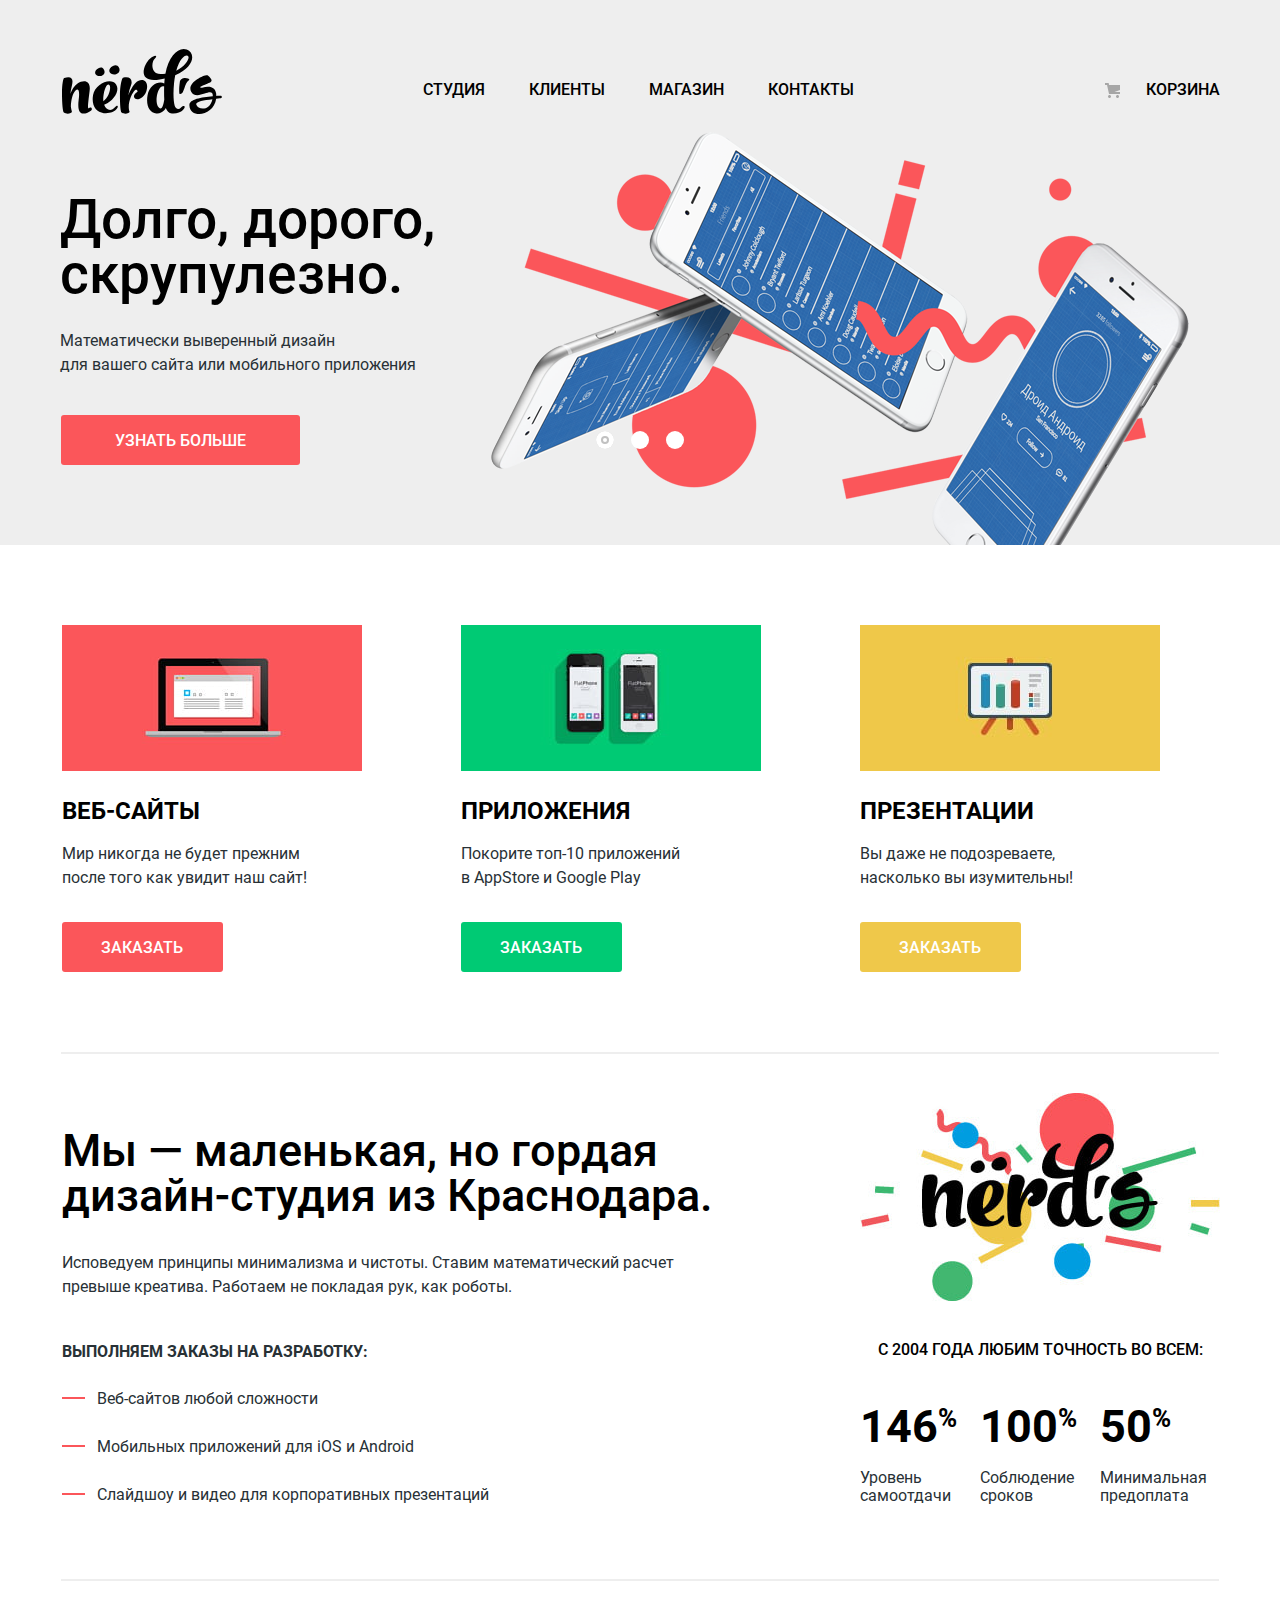
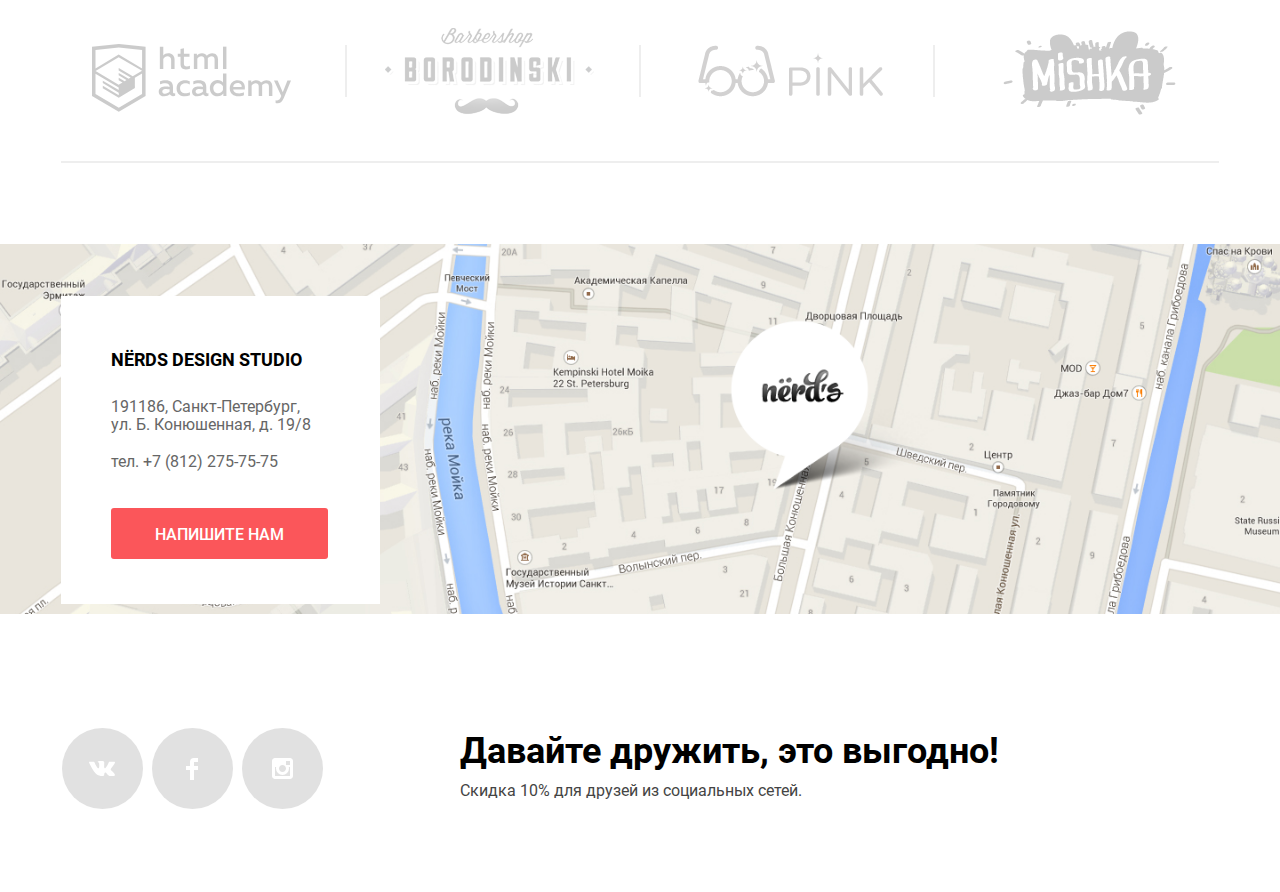
<file: index.html>
<!DOCTYPE html>
<html class="page" lang="ru">
  <head>
    <meta charset="utf-8" />
    <title>HTML Academy: Нёрдс</title>
    <link href="css/normalize.css" rel="stylesheet" />
    <link href="css/style.min.css" rel="stylesheet" />
    <link rel="icon" href="favicon.icon" type="image/svg" />
    <link rel="apple-touch-icon" href="favicon/180.png" />
    <link rel="manifest" href="manifest.webmanifest" />
  </head>
  <body class="page-body">
    <header class="main-header">
      <nav class="main-navigation">
        <div class="main-navigation-wrapper">
          <a class="main-header-logo">
            <img
              src="img/nerds-logo-header.svg"
              width="160"
              height="65"
              alt="Логотип «Nerds»"
            />
          </a>

          <ul class="site-navigation">
            <li class="site-navigation-item">
              <a href="blank.html">Студия</a>
            </li>
            <li class="site-navigation-item">
              <a href="blank.html">Клиенты</a>
            </li>
            <li class="site-navigation-item">
              <a href="catalog.html">Магазин</a>
            </li>
            <li class="site-navigation-item">
              <a href="blank.html">Контакты</a>
            </li>
          </ul>

          <div class="user-busket">
            <a class="basket" href="blank.html">Корзина</a>
          </div>
        </div>
      </nav>
    </header>

    <main>
      <h1 class="hidden">Интернет магазин «Nerds»</h1>
      <section class="features">
        <h2 class="hidden">Преимущества</h2>
        <div class="container">
          <div class="slide slide-active">
            <div>
              <p class="feature-item">
                Долго, дорого,<br />
                скрупулезно.
              </p>
              <p class="benefits-item">
                Математически выверенный дизайн<br />
                для вашего сайта или мобильного приложения
              </p>
              <a class="button more" href="blank.html">Узнать больше</a>
            </div>
            <img
              class="slide1-image"
              src="img/slider/nerds-slide1.png"
              width="760"
              height="431"
              alt="Слайд первый - телефоны"
            />
          </div>
          <div class="slide">
            <div>
              <p class="feature-item">
                Любим математику <br />
                как никто другой
              </p>
              <p class="benefits-item">
                Никакого креатива, только математические формулы <br />
                для расчета идеальных пропорций
              </p>
              <a class="button more" href="blank.html">Узнать больше</a>
            </div>
            <img
              src="img/slider/nerds-slide2.png"
              width="760"
              height="431"
              alt="Слайд второй - мониторы"
            />
          </div>
          <div class="slide">
            <div>
              <p class="feature-item">
                Только ночь,<br />
                только хардкор
              </p>
              <p class="benefits-item">
                Работать днем, как все? Мы против этого.<br />
                Ближе к полуночи работа только начинается.
              </p>
              <a class="button more" href="blank.html">Узнать больше</a>
            </div>
            <img
              src="img/slider/nerds-slide3.png"
              width="760"
              height="431"
              alt="Слайд тертий - планшет и телефон"
            />
          </div>
          <div class="slider-controls">
            <button
              type="button"
              name="but-1"
              class="slider-button current"
              aria-label="Первый слайд"
            ></button>
            <button
              type="button"
              name="but-2"
              class="slider-button"
              aria-label="Второй слайд"
            ></button>
            <button
              type="button"
              name="but-3"
              class="slider-button"
              aria-label="Третий слайд"
            ></button>
          </div>
        </div>
      </section>
      <section class="container services">
        <h2 class="hidden">Услуги</h2>
        <ul class="services-list">
          <li class="services-item">
            <img
              class="services-image"
              src="img/service/website.jpg"
              width="300"
              height="146"
              alt="Картинка Веб-сайтов"
            />
            <h3 class="services-title">Веб-сайты</h3>
            <p class="services-text">
              Мир никогда не будет прежним<br />
              после того как увидит наш сайт!
            </p>
            <a class="button button-services button-website" href="blank.html">
              Заказать
            </a>
          </li>
          <li class="services-item">
            <img
              class="services-image"
              src="img/service/application.jpg"
              width="300"
              height="146"
              alt="Картинка - Приложения AppStore и Google Play"
            />
            <h3 class="services-title">Приложения</h3>
            <p class="services-text">
              Покорите топ-10 приложений<br />
              в AppStore и Google Play
            </p>
            <a
              class="button button-services button-application"
              href="blank.html"
            >
              Заказать
            </a>
          </li>
          <li class="services-item">
            <img
              class="services-image"
              src="img/service/presentation.jpg"
              width="300"
              height="146"
              alt="Картинка - Презентации"
            />
            <h3 class="services-title">Презентации</h3>
            <p class="services-text">
              Вы даже не подозреваете,<br />
              насколько вы изумительны!
            </p>
            <a
              class="button button-services button-presentation"
              href="blank.html"
            >
              Заказать
            </a>
          </li>
        </ul>
      </section>
      <hr class="hr-line" />
      <section class="container about-us">
        <h2 class="hidden">О нас</h2>
        <div>
          <p class="about-us-title">
            Мы &#8212; маленькая, но гордая<br />
            дизайн-студия из Краснодара.
          </p>
          <p class="about-us-text">
            Исповедуем принципы минимализма и чистоты. Ставим математический
            расчет<br />
            превыше креатива. Работаем не покладая рук, как роботы.
          </p>
          <p class="about-us-content">Выполняем заказы на разработку:</p>
          <ul class="about-us-list">
            <li class="about-us-item">Веб-сайтов любой сложности</li>
            <li class="about-us-item">
              Мобильных приложений для iOS и Android
            </li>
            <li class="about-us-item">
              Слайдшоу и видео для корпоративных презентаций
            </li>
          </ul>
        </div>
        <div class="about-us-stats">
          <img
            class="nerds-illustration"
            src="img/nerds-illustration.jpg"
            width="360"
            height="208"
            alt="Иллюстрация «Nerds»"
          />
          <p class="about-us-benefit">с 2004 года Любим точность во всем:</p>
          <ul class="benefit-list">
            <li class="benefit-item">
              <p class="benefit-number">146<span class="percent">%</span></p>
              <p class="benefit-text">
                Уровень<br />
                самоотдачи
              </p>
            </li>
            <li>
              <p class="benefit-number">100<span class="percent">%</span></p>
              <p class="benefit-text">
                Соблюдение<br />
                сроков
              </p>
            </li>
            <li>
              <p class="benefit-number">50<span class="percent">%</span></p>
              <p class="benefit-text">
                Минимальная<br />
                предоплата
              </p>
            </li>
          </ul>
        </div>
      </section>
      <hr class="hr-line" />

      <section class="container">
        <h2 class="hidden">Наши клиенты</h2>
        <ul class="clients-list">
          <li class="clients-items">
            <a
              href="https://htmlacademy.ru/intensive/htmlcss"
              class="clients-logo logo-htmlacademy"
              ><img
                src="img/clients/logohtmlacademy.svg"
                width="199"
                height="68"
                alt="Клиент «HTMLacademy»"
            /></a>
          </li>
          <li class="clients-items">
            <a href="#" class="clients-logo logo-barber"
              ><img
                src="img/clients/logoborodinski.png"
                width="209"
                height="90"
                alt="Клиент «Барбершоп Бородинский»"
            /></a>
          </li>
          <li class="clients-items">
            <a href="#" class="clients-logo logo-pink"
              ><img
                src="img/clients/logopink.png"
                width="185"
                height="52"
                alt="Клиент «Pink»"
            /></a>
          </li>
          <li class="clients-items">
            <a href="#" class="clients-logo logo-mishka"
              ><img
                src="img/clients/logomiska.png"
                width="173"
                height="84"
                alt="Клиент «Mishka»"
            /></a>
          </li>
        </ul>
      </section>
      <hr class="hr-line" />
    </main>
    <footer class="main-footer">
      <section class="map">
        <h2 class="hidden">Карта</h2>
        <iframe
          class="map-frame"
          src="https://www.google.com/maps/embed?pb=!1m18!1m12!1m3!1d1998.6037872533216!2d30.320858716006118!3d59.93871648187625!2m3!1f0!2f0!3f0!3m2!1i1024!2i768!4f13.1!3m3!1m2!1s0x4696310fca145cc1%3A0x42b32648d8238007!2z0JHQvtC70YzRiNCw0Y8g0JrQvtC90Y7RiNC10L3QvdCw0Y8g0YPQuy4sIDE5LzgsINCh0LDQvdC60YIt0J_QtdGC0LXRgNCx0YPRgNCzLCDQoNC-0YHRgdC40Y8sIDE5MTE4Ng!5e0!3m2!1sru!2sby!4v1613902500053!5m2!1sru!2sby"
          height="416"
          style="border: 0"
          allowfullscreen
          title="Офис компании по адресу ул. Большая Конюшенная 19/8, Санкт-Петербург"
        ></iframe>
        <img
          class="map-image"
          src="img/footer/map.png"
          width="1440"
          height="416"
          alt="Офис компании по адресу ул. Большая Конюшенная 19/8, Санкт-Петербург"
        />
        <div class="container">
          <div class="footer-form">
            <p class="adress-title">NЁRDS DESIGN STUDIO</p>
            <p class="adress-contacts">
              191186, Санкт-Петербург,<br />
              ул. Б. Конюшенная, д. 19/8
            </p>
            <p class="adress-phone">
              тел.
              <a class="contacts-phone" href="tel:+78126660266"
                >+7 (812) 275-75-75</a
              >
            </p>
            <a href="form.html" class="button contacts-button">Напишите нам</a>
          </div>
        </div>
      </section>
      <div class="footer container">
        <ul class="contacts-list">
          <li>
            <a class="social-button" href="#" aria-label="Вконтакте"
              ><svg
                aria-hidden="true"
                focusable="false"
                class="contacts-image"
                width="27"
                height="15"
                fill="none"
                xmlns="http://www.w3.org/2000/svg"
              >
                <path
                  d="M16.138 11.51c.956-.309 2.18 2.04 3.483 2.939.978.681 1.727.534 1.727.534l3.473-.05s1.815-.112.957-1.554c-.071-.12-.503-1.069-2.585-3.022-2.177-2.043-1.882-1.712.739-5.244 1.597-2.153 2.236-3.468 2.036-4.028-.192-.539-1.365-.399-1.365-.399L20.69.713c-.381.001-.704.119-.851.515-.003.004-.621 1.666-1.445 3.079-1.741 2.989-2.436 3.148-2.724 2.961-.661-.433-.494-1.737-.494-2.664 0-2.897.432-4.105-.846-4.417-.427-.104-.739-.172-1.828-.182-1.392-.021-2.574 0-3.244.329-.445.223-.786.712-.579.74.26.035.843.16 1.155.586.401.552.389 1.789.389 1.789s.229 3.411-.54 3.834c-.528.29-1.25-.302-2.803-3.016-.793-1.388-1.392-2.922-1.392-2.922s-.116-.285-.326-.441c-.25-.185-.6-.244-.6-.244L.848.684S.29.7.085.946c-.182.218-.015.668-.015.668s2.909 6.881 6.203 10.347c3.02 3.182 6.452 2.971 6.452 2.971h1.555s.469-.054.709-.312c.224-.24.214-.691.214-.691s-.031-2.109.935-2.419z"
                  fill="#fff"
                />
              </svg>
            </a>
          </li>
          <li>
            <a class="social-button" href="#" aria-label="Фейсбук"
              ><svg
                aria-hidden="true"
                focusable="false"
                class="contacts-image"
                width="12"
                height="22"
                fill="none"
                xmlns="http://www.w3.org/2000/svg"
              >
                <path
                  d="M12 4V0H8a4 4 0 00-4 4v4H0v4h4v10h4V12h4V8H8V4h4z"
                  fill="#fff"
                />
              </svg>
            </a>
          </li>
          <li>
            <a class="social-button" href="#" aria-label="Инстаграмм"
              ><svg
                aria-hidden="true"
                focusable="false"
                class="contacts-image"
                width="21"
                height="21"
                fill="none"
                xmlns="http://www.w3.org/2000/svg"
              >
                <path
                  fill-rule="evenodd"
                  clip-rule="evenodd"
                  d="M3 0h15c1.65 0 3 1.35 3 3v15c0 1.65-1.35 3-3 3H3c-1.65 0-3-1.35-3-3V3c0-1.65 1.35-3 3-3zm11 10.5C14 8.57 12.43 7 10.5 7S7 8.57 7 10.5 8.57 14 10.5 14s3.5-1.57 3.5-3.5zM3 18V9h1.181c-.118.491-.18.995-.181 1.5a6.5 6.5 0 1013 0 6.451 6.451 0 00-.181-1.5H18v9H3zM14 7h4V3h-4v4z"
                  fill="#fff"
                />
              </svg>
            </a>
          </li>
        </ul>

        <div class="footer-text">
          <p class="footer-p footer-title">Давайте дружить, это выгодно!</p>
          <p class="footer-p footer-sale">
            Скидка 10% для друзей из социальных сетей.
          </p>
        </div>
      </div>
    </footer>
    <!-- <div class="container"> -->
    <section class="modal">
      <h2 class="hidden">Напишите нам</h2>
      <p class="modal-title">Напишите нам</p>
      <button class="modal-close" type="button" aria-label="Закрыть"></button>
      <form
        class="appointment-form"
        action="https://echo.htmlacademy.ru"
        method="post"
      >
        <div class="appointment-item">
          <label class="modal-p" for="name">Ваше имя:</label>
          <input
            class="modal-input-name"
            id="name"
            type="text"
            name="name"
            placeholder="Имя Фамилия"
          />
        </div>
        <div class="appointment-item">
          <label class="modal-p" for="email">Ваш email:</label>
          <input
            class="modal-input-email"
            id="email"
            type="email"
            name="email"
            placeholder="email@example.com"
          />
        </div>
        <div class="appointment-item appointment-form-textarea">
          <label class="modal-p" for="text">Текст письма:</label>
          <textarea
            class="modal-input-text"
            id="text"
            name="text"
            placeholder="В свободной форме"
          ></textarea>
        </div>
        <button class="button modal-button" type="submit">Отправить</button>
      </form>
    </section>

    <script src="js/modal.min.js"></script>
  </body>
</html>
</file>
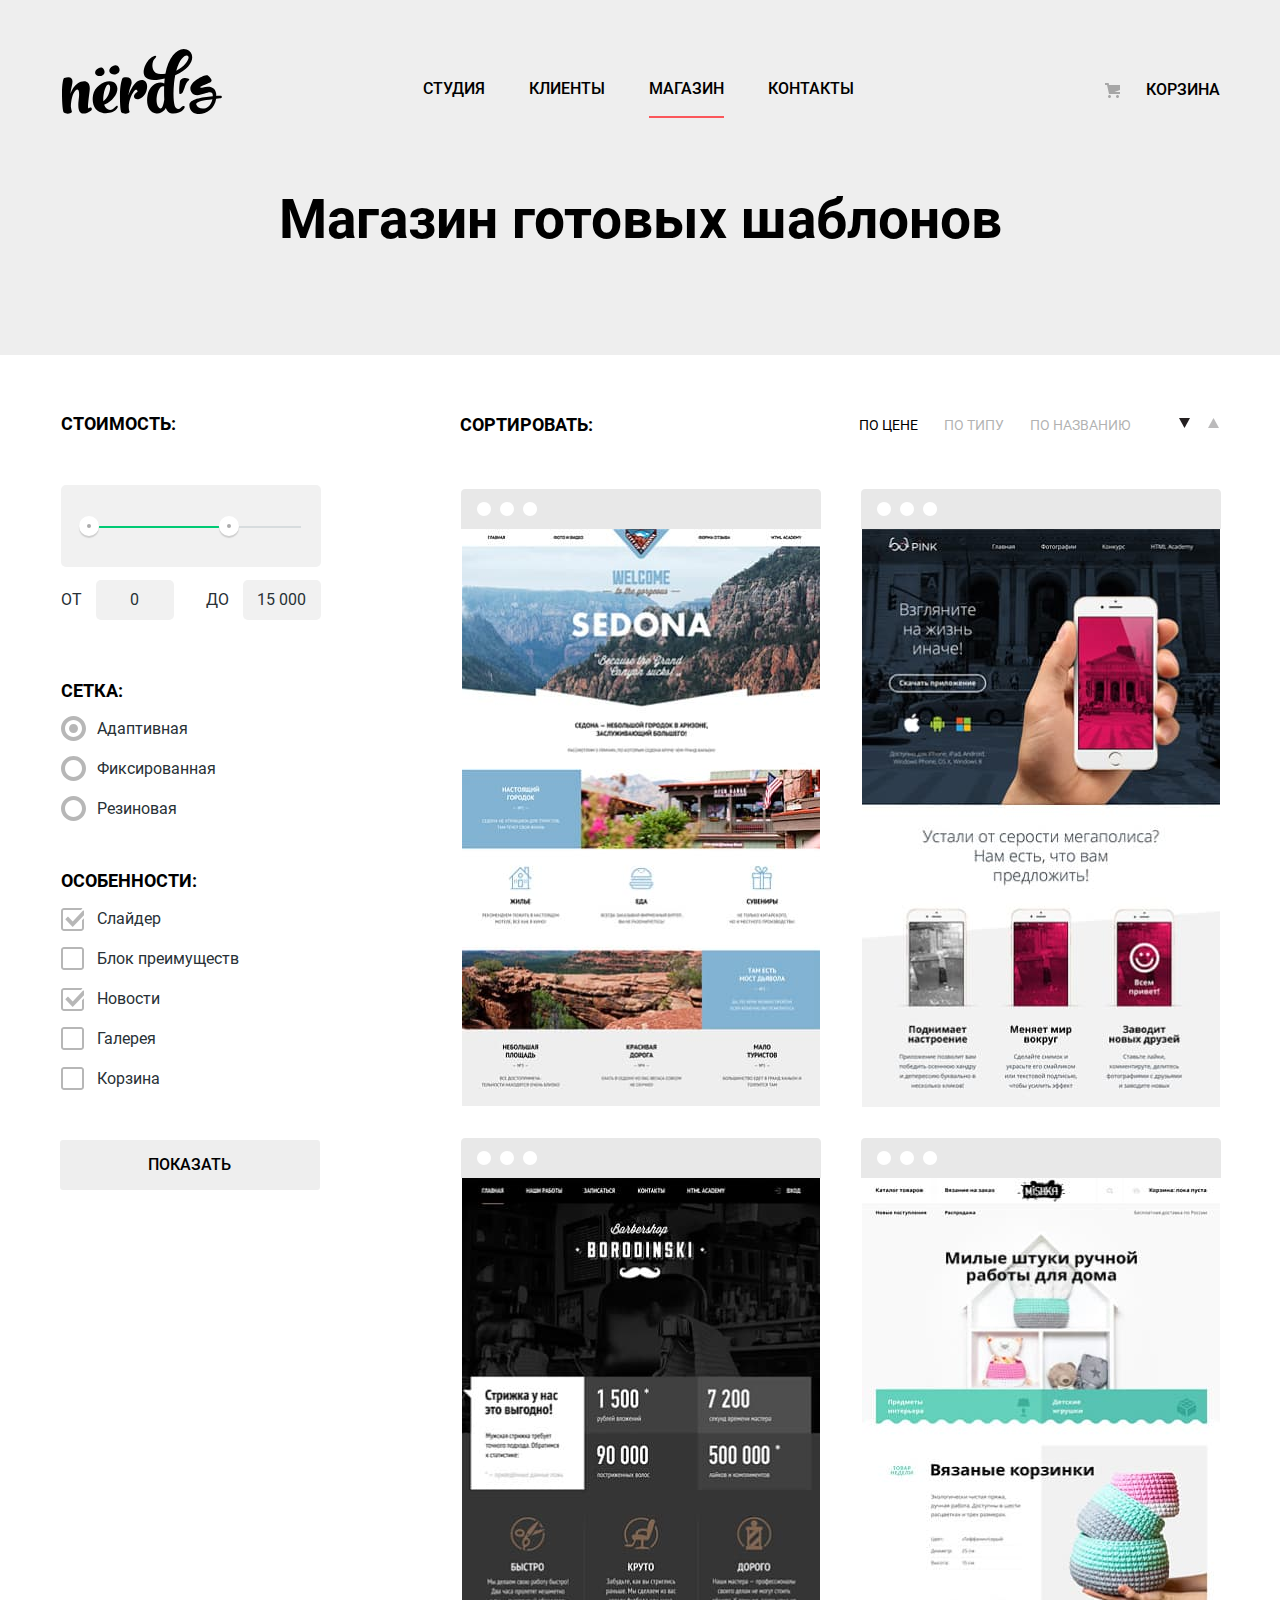
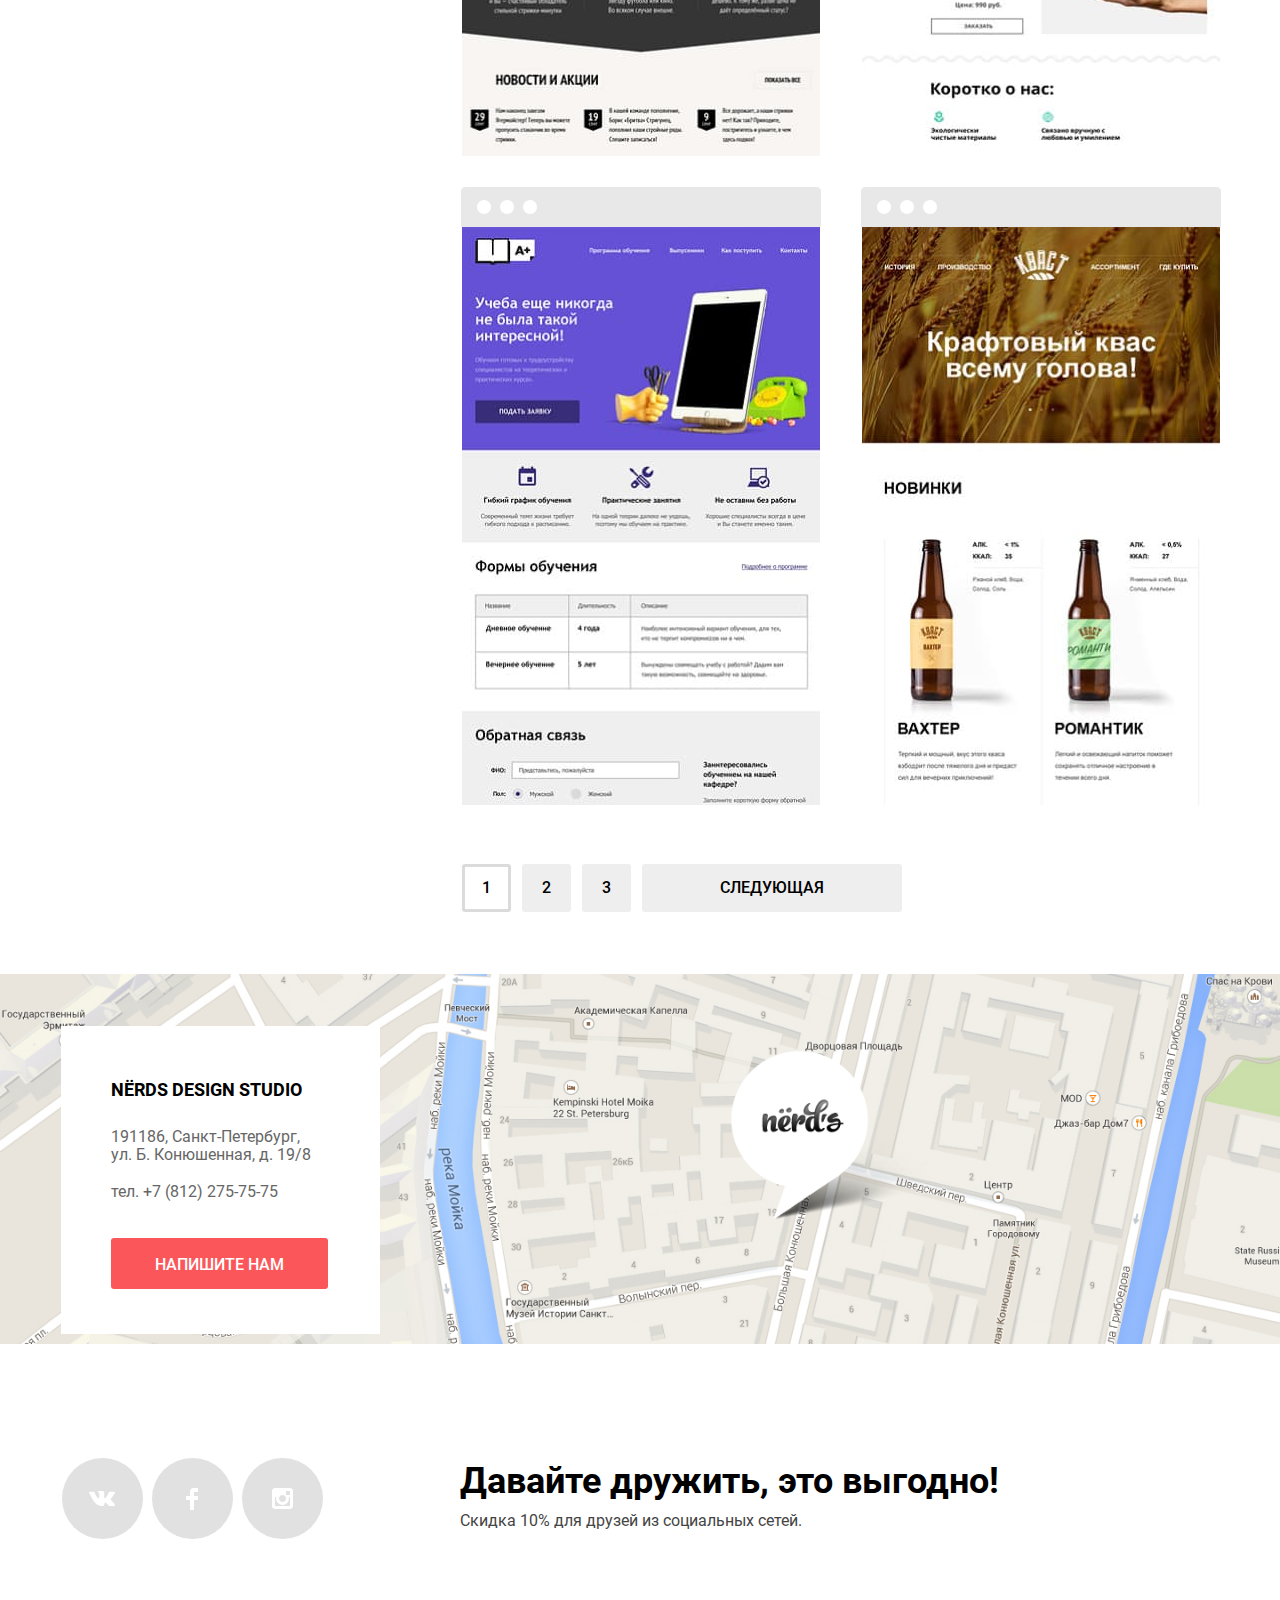
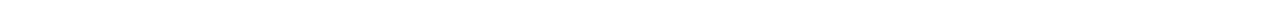
<file: catalog.html>
<!DOCTYPE html>
<html class="page" lang="ru">
  <head>
    <meta charset="utf-8" />
    <title>HTML Academy: Нёрдс</title>
    <link href="css/normalize.css" rel="stylesheet" />
    <link href="css/style.min.css" rel="stylesheet" />
    <link rel="icon" href="favicon.icon" />
  </head>
  <body class="page-body inner-page">
    <header class="main-header">
      <nav class="main-navigation">
        <div class="main-navigation-wrapper main-navigation-wrapper-catalog">
          <a class="main-header-logo" href="index.html">
            <img
              src="img/nerds-logo-header.svg"
              width="160"
              height="65"
              alt="Логотип «Nerds»"
            />
          </a>
          <ul class="site-navigation">
            <li class="site-navigation-item">
              <a href="blank.html">Студия</a>
            </li>
            <li class="site-navigation-item">
              <a href="blank.html">Клиенты</a>
            </li>
            <li class="site-navigation-item site-navigation-item-active">
              <a href="catalog.html">Магазин</a>
            </li>
            <li class="site-navigation-item">
              <a href="blank.html">Контакты</a>
            </li>
          </ul>
          <div class="user-busket">
            <a class="basket" href="blank.html">Корзина</a>
          </div>
        </div>
      </nav>
    </header>
    <main>
      <h1 class="page-title">Магазин готовых шаблонов</h1>
      <div class="page-catalog container">
        <section class="filters">
          <h2 class="hidden">Фильтр</h2>
          <form
            class="filter"
            method="get"
            action="https://echo.htmlacademy.ru"
            target="_blank"
          >
            <!-- Range -->
            <fieldset class="filter-item">
              <legend>Стоимость:</legend>
              <div class="range-filter">
                <div class="range-controls">
                  <div class="scale">
                    <div class="bar" style="width: 65%; margin-left: 0%"></div>
                  </div>
                  <div
                    class="toggle toggle-min"
                    tabindex="0"
                    style="left: 7%"
                    aria-label="Минимальная стоимость"
                  ></div>
                  <div
                    class="toggle toggle-max"
                    tabindex="0"
                    style="left: 61%"
                    aria-label="Максимальная стоимость"
                  ></div>
                </div>
                <div class="price-controls">
                  <label>
                    от <input type="text" name="min-price" value="0" />
                  </label>
                  <label class="max-price">
                    до <input type="text" name="max-price" value="15 000" />
                  </label>
                </div>
              </div>
            </fieldset>
            <!-- Filter-radio -->
            <fieldset>
              <legend>Сетка:</legend>
              <ul>
                <li class="filter-option">
                  <input
                    class="hidden filter-input-radio"
                    type="radio"
                    name="grid-group"
                    value="adaptive"
                    id="filter-adaptive"
                    checked
                  />
                  <label for="filter-adaptive">Адаптивная</label>
                </li>
                <li class="filter-option">
                  <input
                    class="hidden filter-input-radio"
                    type="radio"
                    name="grid-group"
                    value="fixed"
                    id="filter-fixed"
                  />
                  <label for="filter-fixed">Фиксированная</label>
                </li>
                <li class="filter-option">
                  <input
                    class="hidden filter-input-radio"
                    type="radio"
                    name="grid-group"
                    value="rubber"
                    id="filter-rubber"
                  />
                  <label for="filter-rubber">Резиновая</label>
                </li>
              </ul>
            </fieldset>
            <!-- Filter-checkbox -->
            <fieldset>
              <legend>Особенности:</legend>
              <ul>
                <li class="filter-option">
                  <input
                    class="hidden filter-input-checkbox"
                    type="checkbox"
                    name="slider"
                    id="filter-slider"
                    checked
                  />
                  <label for="filter-slider">Слайдер</label>
                </li>
                <li class="filter-option">
                  <input
                    class="hidden filter-input-checkbox"
                    type="checkbox"
                    name="advantages"
                    id="filter-advantages"
                  />
                  <label for="filter-advantages">Блок преимуществ</label>
                </li>
                <li class="filter-option">
                  <input
                    class="hidden filter-input-checkbox"
                    type="checkbox"
                    name="news"
                    id="filter-news"
                    checked
                  />
                  <label for="filter-news">Новости</label>
                </li>
                <li class="filter-option">
                  <input
                    class="hidden filter-input-checkbox"
                    type="checkbox"
                    name="gallery"
                    id="filter-gallery"
                  />
                  <label for="filter-gallery">Галерея</label>
                </li>
                <li class="filter-option">
                  <input
                    class="hidden filter-input-checkbox"
                    type="checkbox"
                    name="basket"
                    id="filter-basket"
                  />
                  <label for="filter-basket">Корзина</label>
                </li>
              </ul>
            </fieldset>
            <button type="submit" class="button button-filter">Показать</button>
          </form>
        </section>
        <div>
          <section class="sort">
            <h2 class="hidden">Сортировка</h2>
            <p class="sort-title">Сортировать:</p>
            <a class="sort-item sort-item-active" href="#">По цене</a>
            <a class="sort-item" href="#">По типу</a>
            <a class="sort-item" href="#">По названию</a>
            <a
              class="sort-item-button sort-item-active"
              href="#"
              aria-label="Сортировать по убыванию"
            >
              <svg
                class="sort-item-active"
                width="11"
                height="10"
                viewBox="0 0 11 10"
                fill="none"
                xmlns="http://www.w3.org/2000/svg"
              >
                <path d="M5.5 10L0 0H11" fill="#231F20" />
              </svg>
            </a>
            <a
              class="sort-item-button"
              href="#"
              aria-label="Сортировать по возрастанию"
            >
              <svg
                class="button-top"
                width="11"
                height="10"
                viewBox="0 0 11 10"
                fill="none"
                xmlns="http://www.w3.org/2000/svg"
              >
                <path d="M5.5 0L0 10H11L5.5 0Z" fill="#231F20" />
              </svg>
            </a>
          </section>
          <section class="catalog">
            <h2 class="hidden">Каталог</h2>
            <ul class="catalog-list">
              <li class="catalog-items">
                <h3 class="hidden">SEDONA</h3>
                <p class="catalog-images">
                  <img
                    src="img/sedona.jpg"
                    width="359"
                    height="578"
                    alt="Седона"
                  />
                </p>

                <div class="form-about">
                  <a href="blank.html" class="form-title">SEDONA</a>
                  <p class="form-text">
                    Информационный сайт<br />
                    для туристов
                  </p>
                  <a href="blank.html" class="button form-button"> 9 900 ₽ </a>
                </div>
              </li>
              <li class="catalog-items">
                <h3 class="hidden">Pink</h3>
                <p class="catalog-images">
                  <img
                    src="img/pink.jpg"
                    width="359"
                    height="578"
                    alt="Пинк"
                  />
                </p>

                <div class="form-about">
                  <a href="blank.html" class="form-title">Pink</a>
                  <p class="form-text">
                    Информационный сайт<br />
                    для туристов
                  </p>
                  <a href="blank.html" class="button form-button"> 9 900 ₽ </a>
                </div>
              </li>
              <li class="catalog-items">
                <h3 class="hidden">Barbershop</h3>
                <p class="catalog-images">
                  <img
                    src="img/barbershop.jpg"
                    width="359"
                    height="578"
                    alt="«Барбершоп"
                  />
                </p>

                <div class="form-about">
                  <a href="blank.html" class="form-title">Barbershop</a>
                  <p class="form-text">
                    Информационный сайт<br />
                    для туристов
                  </p>
                  <a href="blank.html" class="button form-button"> 9 900 ₽ </a>
                </div>
              </li>
              <li class="catalog-items">
                <h3 class="hidden">Mishka</h3>
                <p class="catalog-images">
                  <img
                    src="img/mishka.jpg"
                    width="359"
                    height="578"
                    alt="«Мишка"
                  />
                </p>

                <div class="form-about">
                  <a href="blank.html" class="form-title">Mishka</a>
                  <p class="form-text">
                    Информационный сайт<br />
                    для туристов
                  </p>
                  <a href="blank.html" class="button form-button"> 9 900 ₽ </a>
                </div>
              </li>
              <li class="catalog-items">
                <h3 class="hidden">Aplus</h3>
                <p class="catalog-images">
                  <img
                    src="img/aplus.jpg"
                    width="359"
                    height="578"
                    alt="«А-плюс"
                  />
                </p>

                <div class="form-about">
                  <a href="blank.html" class="form-title">Aplus</a>
                  <p class="form-text">
                    Информационный сайт<br />
                    для туристов
                  </p>
                  <a href="blank.html" class="button form-button"> 9 900 ₽ </a>
                </div>
              </li>
              <li class="catalog-items">
                <h3 class="hidden">Kvast</h3>
                <p class="catalog-images">
                  <img
                    src="img/kvast.jpg"
                    width="359"
                    height="578"
                    alt="«Кваст"
                  />
                </p>

                <div class="form-about">
                  <a href="blank.html" class="form-title">Kvast</a>
                  <p class="form-text">
                    Информационный сайт<br />
                    для туристов
                  </p>
                  <a href="blank.html" class="button form-button"> 9 900 ₽ </a>
                </div>
              </li>
            </ul>
            <ul class="pagination-list">
              <li class="pagination-item">
                <a class="pagination-items pagination-items-active">1</a>
              </li>
              <li class="pagination-item">
                <a href="#" class="pagination-items">2</a>
              </li>
              <li class="pagination-item">
                <a href="#" class="pagination-items">3</a>
              </li>
              <li class="pagination-item pagination-item-next">
                <a href="#" class="pagination-items">Следующая</a>
              </li>
            </ul>
          </section>
        </div>
      </div>
    </main>

    <footer class="main-footer">
      <section class="map catalog-map">
        <h2 class="hidden">Карта</h2>
        <iframe
          class="map-frame"
          src="https://www.google.com/maps/embed?pb=!1m18!1m12!1m3!1d1998.6037872533216!2d30.320858716006118!3d59.93871648187625!2m3!1f0!2f0!3f0!3m2!1i1024!2i768!4f13.1!3m3!1m2!1s0x4696310fca145cc1%3A0x42b32648d8238007!2z0JHQvtC70YzRiNCw0Y8g0JrQvtC90Y7RiNC10L3QvdCw0Y8g0YPQuy4sIDE5LzgsINCh0LDQvdC60YIt0J_QtdGC0LXRgNCx0YPRgNCzLCDQoNC-0YHRgdC40Y8sIDE5MTE4Ng!5e0!3m2!1sru!2sby!4v1613902500053!5m2!1sru!2sby"
          height="416"
          style="border: 0"
          allowfullscreen
          title="Офис компании по адресу ул. Большая Конюшенная 19/8, Санкт-Петербург"
        ></iframe>
        <img
          class="map-image"
          src="img/footer/map.png"
          width="1440"
          height="416"
          alt="Офис компании по адресу ул. Большая Конюшенная 19/8, Санкт-Петербург"
        />
        <div class="container">
          <div class="footer-form">
            <p class="adress-title">NЁRDS DESIGN STUDIO</p>
            <p class="adress-contacts">
              191186, Санкт-Петербург,<br />
              ул. Б. Конюшенная, д. 19/8
            </p>
            <p class="adress-phone">
              тел.
              <a class="contacts-phone" href="tel:+78126660266"
                >+7 (812) 275-75-75</a
              >
            </p>
            <a href="form.html" class="button contacts-button">Напишите нам</a>
          </div>
        </div>
      </section>
      <div class="footer container">
        <ul class="contacts-list">
          <li>
            <a class="social-button" href="#" aria-label="Вконтакте"
              ><svg
                aria-hidden="true"
                focusable="false"
                class="contacts-image"
                width="27"
                height="15"
                fill="none"
                xmlns="http://www.w3.org/2000/svg"
              >
                <path
                  d="M16.138 11.51c.956-.309 2.18 2.04 3.483 2.939.978.681 1.727.534 1.727.534l3.473-.05s1.815-.112.957-1.554c-.071-.12-.503-1.069-2.585-3.022-2.177-2.043-1.882-1.712.739-5.244 1.597-2.153 2.236-3.468 2.036-4.028-.192-.539-1.365-.399-1.365-.399L20.69.713c-.381.001-.704.119-.851.515-.003.004-.621 1.666-1.445 3.079-1.741 2.989-2.436 3.148-2.724 2.961-.661-.433-.494-1.737-.494-2.664 0-2.897.432-4.105-.846-4.417-.427-.104-.739-.172-1.828-.182-1.392-.021-2.574 0-3.244.329-.445.223-.786.712-.579.74.26.035.843.16 1.155.586.401.552.389 1.789.389 1.789s.229 3.411-.54 3.834c-.528.29-1.25-.302-2.803-3.016-.793-1.388-1.392-2.922-1.392-2.922s-.116-.285-.326-.441c-.25-.185-.6-.244-.6-.244L.848.684S.29.7.085.946c-.182.218-.015.668-.015.668s2.909 6.881 6.203 10.347c3.02 3.182 6.452 2.971 6.452 2.971h1.555s.469-.054.709-.312c.224-.24.214-.691.214-.691s-.031-2.109.935-2.419z"
                  fill="#fff"
                />
              </svg>
            </a>
          </li>
          <li>
            <a class="social-button" href="#" aria-label="Фейсбук"
              ><svg
                aria-hidden="true"
                focusable="false"
                class="contacts-image"
                width="12"
                height="22"
                fill="none"
                xmlns="http://www.w3.org/2000/svg"
              >
                <path
                  d="M12 4V0H8a4 4 0 00-4 4v4H0v4h4v10h4V12h4V8H8V4h4z"
                  fill="#fff"
                />
              </svg>
            </a>
          </li>
          <li>
            <a class="social-button" href="#" aria-label="Инстаграмм"
              ><svg
                aria-hidden="true"
                focusable="false"
                class="contacts-image"
                width="21"
                height="21"
                fill="none"
                xmlns="http://www.w3.org/2000/svg"
              >
                <path
                  fill-rule="evenodd"
                  clip-rule="evenodd"
                  d="M3 0h15c1.65 0 3 1.35 3 3v15c0 1.65-1.35 3-3 3H3c-1.65 0-3-1.35-3-3V3c0-1.65 1.35-3 3-3zm11 10.5C14 8.57 12.43 7 10.5 7S7 8.57 7 10.5 8.57 14 10.5 14s3.5-1.57 3.5-3.5zM3 18V9h1.181c-.118.491-.18.995-.181 1.5a6.5 6.5 0 1013 0 6.451 6.451 0 00-.181-1.5H18v9H3zM14 7h4V3h-4v4z"
                  fill="#fff"
                />
              </svg>
            </a>
          </li>
        </ul>

        <div class="footer-text">
          <p class="footer-p footer-title">Давайте дружить, это выгодно!</p>
          <p class="footer-p footer-sale">
            Скидка 10% для друзей из социальных сетей.
          </p>
        </div>
      </div>
    </footer>
    <!-- <div class="container"> -->
    <section class="modal">
      <h2 class="hidden">Напишите нам</h2>
      <p class="modal-title">Напишите нам</p>
      <button class="modal-close" type="button" aria-label="Закрыть"></button>
      <form
        class="appointment-form"
        action="https://echo.htmlacademy.ru"
        method="post"
      >
        <div class="appointment-item">
          <label class="modal-p" for="name">Ваше имя:</label>
          <input
            class="modal-input-name"
            id="name"
            type="text"
            name="name"
            placeholder="Имя Фамилия"
          />
        </div>
        <div class="appointment-item">
          <label class="modal-p" for="email">Ваш email:</label>
          <input
            class="modal-input-email"
            id="email"
            type="email"
            name="email"
            placeholder="email@example.com"
          />
        </div>
        <div class="appointment-item appointment-form-textarea">
          <label class="modal-p" for="text">Текст письма:</label>
          <textarea
            class="modal-input-text"
            id="text"
            name="text"
            placeholder="В свободной форме"
          ></textarea>
        </div>
        <button class="button modal-button" type="submit">Отправить</button>
      </form>
    </section>
    <script src="js/modal.min.js"></script>
  </body>
</html>
</file>
<file: css/style.min.css>
@font-face{font-family:Roboto;src:url(../fonts/roboto.woff2) format("woff2"),url(../fonts/roboto.woff) format("woff");font-weight:400;font-style:normal}@font-face{font-family:Roboto;src:url(../fonts/robotobold.woff2) format("woff2"),url(../fonts/robotobold.woff) format("woff");font-weight:700;font-style:normal}@font-face{font-family:Roboto;src:url(../fonts/robotomedium.woff2) format("woff2"),url(../fonts/robotomedium.woff) format("woff");font-weight:500;font-style:normal}:root{--background-header:#eeeeee;--background-color:#ffffff;--background-button:#fb565a;--background-button-hover:#e74246;--background-button-click:#d7373b;--button-green:#00ca74;--button-green-hover:#00bc6c;--button-green-click:#00aa62;--button-yellow:#efc84a;--button-yellow-hover:#eab534;--button-yellow-click:#e5a722;--pagination-button:#eeeeee;--pagination-button-hover:#dfdfdf;--pagination-button-click:#d5d5d5;--background-range:#f1f1f1;--background-color-toggle:#ababab;--color-input-price-controls:#283136;--button-filter-active:rgba(0, 0, 0, 0.3);--box-shadow-button:rgba(0, 1, 1, 0.1);--background-range-controls:#d7dcde;--background-bar:#00ca74;--toggle-box-shadow:#cfcfcf;--modal-box-shadow:rgba(0, 0, 0, 0.4);--input-border:#000000;--modal-invalid:#e74246;--about-us-before:#fb565a;--social-button-lg:#e1e1e1;--social-button-lg-main:#ffffff;--social-button-lg-hover:#e74246;--social-button-lg-active:#d7373b;--social-button-box-shadow:rgba(0, 1, 1, 0.1);--pagination-items-box-shadow:#dbdbdb;--slider-controls-box-shadow:#ffffff;--slider-controls-box-shadow-c:#c1c1c1;--catalog-items-before-bs:rgba(0, 0, 0, 0.25);--site-navigation-item-active:#FB565A;--appointment-item-border:#b4b9bb;--appointment-form-border:#d7dcde}:root{--color-text-basic-title:#000000;--color-text-basic:#283136;--color-text-footer:#444444;--nav-hover-color:#fb565a;--color-button-text:#ffffff;--text-contacts:#666666;--text-active:rgba(255, 255, 255, 0.3)}.page{height:100%}.page-body{min-width:1200px;margin:0;padding:0;font-family:Roboto,Arial,sans-serif;font-size:16px;line-height:24px;font-weight:500;color:var(--color-text-basic-title);background-color:var(--background-color);background-position:top center;background-repeat:no-repeat;min-height:100%;display:-ms-grid;display:grid;-ms-grid-rows:-webkit-min-content 1fr -webkit-min-content;-ms-grid-rows:min-content 1fr min-content;grid-template-rows:-webkit-min-content 1fr -webkit-min-content;grid-template-rows:min-content 1fr min-content;-ms-flex-line-pack:start;align-content:start}.button{font:inherit;text-align:center;color:var(--color-button-text);font-weight:500;line-height:18px;vertical-align:middle;text-transform:uppercase;background-color:var(--background-button);border:none;border-radius:3px;white-space:nowrap}.inner-page .main-header{background-color:var(--background-color)}.inner-page{color:var(--background-color)}a{text-decoration:none}img{max-width:100%;height:auto}a.main-header-logo{-ms-grid-column-align:start;justify-self:start}a.main-header-logo:hover{opacity:.7}a.main-header-logo:active{opacity:.3}.main-navigation{font-size:16px;line-height:30px;color:var(--color-text-basic-title);background-color:var(--background-header);display:-ms-grid;display:grid}.main-navigation-wrapper{width:1157px;margin:0 auto;padding:0 10px;display:-webkit-box;display:-ms-flexbox;display:flex;-webkit-box-pack:justify;-ms-flex-pack:justify;justify-content:space-between;-webkit-box-align:center;-ms-flex-align:center;align-items:center;padding-top:48px}.site-navigation{list-style:none;margin:0 auto;padding:0;padding-top:8px;padding-left:30px;display:-webkit-box;display:-ms-flexbox;display:flex;-ms-flex-wrap:wrap;flex-wrap:wrap;-webkit-box-pack:start;-ms-flex-pack:start;justify-content:flex-start;width:510px;color:var(--color-text-basic-title);text-transform:uppercase}.site-navigation-item:not(:last-child){margin-right:44px}.site-navigation-item-active{border-bottom:2px solid var(--site-navigation-item-active)}.user-busket{max-width:114px}.site-navigation a,.user-busket a{color:var(--color-text-basic-title);display:block;padding:12px 0}.user-busket .basket{padding-left:41px;position:relative;text-transform:uppercase;padding-top:19px}.basket::before{content:"";position:absolute;top:27px;left:0;width:15px;height:15px;background-image:url(../img/busket-icon.svg);background-repeat:no-repeat;background-position:0 0}.site-navigation a:hover,a.basket:hover{color:var(--nav-hover-color)}.site-navigation a:focus,a.basket:focus{opacity:.3}.site-navigation a:active,a.basket:active{color:var(--color-text-basic-title)}.container{width:1157px;margin:0 auto;padding:0 10px}.features{background-color:var(--background-header);margin-bottom:70px;position:relative}.feature-item{width:538px;font-weight:500;font-size:55px;line-height:55px;margin-top:68px;margin-bottom:27px;margin-left:-2px}.benefits-item{color:var(--color-text-basic);margin-bottom:38px;margin-left:-2px;font-weight:400;max-width:400px}.slide{display:none;-ms-grid-columns:1fr 2fr;grid-template-columns:1fr 2fr;position:relative}.slide img{position:absolute;right:2px;bottom:0;z-index:1}.slide-active{display:-ms-grid;display:grid}.more{display:inline-block;vertical-align:middle;padding:17px 54px 15px 54px;margin-left:-1px;white-space:nowrap;margin-bottom:80px}.more:hover{background-color:var(--background-button-hover)}.more:active{-webkit-box-shadow:inset 0 3px 0 var(--social-button-box-shadow);box-shadow:inset 0 3px 0 var(--social-button-box-shadow);border-radius:3px;color:var(--text-active)}.slider-controls{position:absolute;bottom:96px;left:50%;-webkit-transform:translateX(-50%);-ms-transform:translateX(-50%);transform:translateX(-50%);z-index:10;display:-webkit-box;display:-ms-flexbox;display:flex;width:88px;-webkit-box-pack:justify;-ms-flex-pack:justify;justify-content:space-between}.slider-controls button{width:18px;height:18px;background-color:var(--color-button-text);border-radius:50%;border:none;padding:0;cursor:pointer}.slider-controls .current{-webkit-box-shadow:inset 0 0 0 5px var(--slider-controls-box-shadow),inset 0 0 0 7px var(--slider-controls-box-shadow-c);box-shadow:inset 0 0 0 5px var(--slider-controls-box-shadow),inset 0 0 0 7px var(--slider-controls-box-shadow-c)}.services{padding-bottom:84px}.services-list{list-style:none;margin:0;margin-bottom:-4px;padding:0;padding-top:10px;display:-ms-grid;display:grid;-ms-grid-columns:1fr 40px 1fr 40px 1fr;grid-template-columns:1fr 1fr 1fr;-webkit-column-gap:40px;-moz-column-gap:40px;column-gap:40px}.services-item{text-align:center}.services-item{display:-webkit-box;display:-ms-flexbox;display:flex;-webkit-box-align:start;-ms-flex-align:start;align-items:flex-start;-webkit-box-orient:vertical;-webkit-box-direction:normal;-ms-flex-direction:column;flex-direction:column}.services-image{margin-bottom:25px}.services-title{margin:0;text-transform:uppercase}.services-text{color:var(--color-text-basic);margin-bottom:32px;font-weight:400;text-align:left}.services-item h3{font-size:24px;line-height:30px}.button-services{padding:17px 40px 15px 39px}.button-website:hover{background-color:var(--background-button-hover)}.button-website:active{background:var(--background-button-click);-webkit-box-shadow:inset 0 3px 0 var(--box-shadow-button);box-shadow:inset 0 3px 0 var(--box-shadow-button);color:var(--text-active)}.button-application{background:var(--button-green)}.button-application:hover{background:var(--button-green-hover)}.button-application:active{background:var(--button-green-click);-webkit-box-shadow:inset 0 3px 0 var(--box-shadow-button);box-shadow:inset 0 3px 0 var(--box-shadow-button);color:var(--text-active)}.button-presentation{background:var(--button-yellow)}.button-presentation:hover{background:var(--button-yellow-hover)}.button-presentation:active{background:var(--button-yellow-click);-webkit-box-shadow:inset 0 3px 0 var(--box-shadow-button);box-shadow:inset 0 3px 0 var(--box-shadow-button);color:var(--text-active)}.hr-line{display:block;unicode-bidi:-webkit-isolate;unicode-bidi:-moz-isolate;unicode-bidi:isolate;width:1158px;height:2px;overflow:hidden;border-style:inset;border:none;background:var(--background-header);margin:0 auto}.about-us{display:-ms-grid;display:grid;-ms-grid-columns:2fr 1fr;grid-template-columns:2fr 1fr;padding-top:29px;padding-bottom:56px;min-height:430px}.about-us-title{font-size:45px;line-height:45px;margin-bottom:33px;max-width:655px}.about-us-text{color:var(--color-text-basic);padding-bottom:25px;font-weight:400}.about-us-list{list-style:none;font-weight:400;padding-left:35px;max-height:120px;max-width:399px;overflow:auto}.about-us-item:not(:last-child){margin-bottom:24px}.about-us-item{color:var(--color-text-basic);position:relative}.about-us-item:before{content:" ";width:25px;height:2px;background:var(--about-us-before);position:absolute;left:-37px;bottom:12px}.about-us-content{color:var(--color-text-basic);font-weight:700;font-size:16px;line-height:24px;margin-bottom:23px;text-transform:uppercase}.about-us-stats{display:-ms-grid;display:grid;padding-left:25px}.benefit-list{list-style:none;display:-ms-grid;display:grid;-ms-grid-columns:1fr 1fr 1fr;grid-template-columns:1fr 1fr 1fr;padding-left:0;margin:0}.nerds-illustration{margin-top:10px;margin-left:2px}.benefit-number{font-size:45px;line-height:64px;font-weight:700;margin:0;padding-top:21px;padding-left:2px}.about-us-benefit{text-transform:uppercase;margin-top:35px;margin-bottom:11px;padding-left:20px}.benefit-text{color:var(--color-text-basic);font-weight:400;margin-top:10px;margin-left:2px;line-height:18px}.percent{font-size:26px;line-height:40px;font-weight:700;position:relative;top:-15px}.clients-list{display:-ms-grid;display:grid;-ms-grid-columns:1fr 20px 1fr 20px 1fr 20px 1fr;grid-template-columns:repeat(4,1fr);gap:20px;padding:0;margin:0}.clients-items{padding:0;position:relative}.logo-htmlacademy{padding:0;padding-top:20px;padding-right:15px;margin:0;opacity:.2}.logo-barber{padding:0;padding-top:10px;padding-right:7px;margin:0}.logo-pink{padding-top:7px;padding-left:7px}.logo-mishka{padding-top:10px;padding-left:16px}.clients-items{margin:0;padding:0;display:-webkit-box;display:-ms-flexbox;display:flex;list-style:none;min-height:180px;-webkit-box-align:center;-ms-flex-align:center;align-items:center;-webkit-box-pack:center;-ms-flex-pack:center;justify-content:center}.clients-items{position:relative}.clients-items:not(:last-child):after{position:absolute;top:64px;left:283px;width:2px;height:52px;content:"";background-color:var(--background-header)}a.clients-logo{opacity:.2}a.clients-logo:hover{opacity:1}a.clients-logo:active{opacity:.1}.main-footer{background-color:var(--background-color);padding-top:75px;color:var(--color-text-basic-title);min-height:630px}.catalog-footer{padding-top:53px}.footer{display:-ms-grid;display:grid;-ms-grid-columns:1fr 2fr;grid-template-columns:1fr 2fr;min-height:225px;-webkit-box-align:center;-ms-flex-align:center;align-items:center}.map{padding-bottom:6px;margin-top:6px;position:relative;padding:0}.map .container{position:relative}.map-frame{min-width:100%;position:relative;z-index:2}.map-image{min-width:100%;max-height:416px;position:absolute;z-index:1;top:0;left:0}.footer-form{position:absolute;top:-371px;left:9px;background-color:var(--background-color);width:219px;max-height:207px;padding-left:50px;padding-top:44px;padding-right:50px;padding-bottom:58px;overflow:auto;z-index:2}.adress-title{margin-top:5px;margin-left:0;text-transform:uppercase;font-weight:700;font-size:18px;line-height:30px}.adress-contacts{font-weight:400;font-size:16px;line-height:18px;color:var(--text-contacts);padding-top:5px}.adress-phone,.contacts-phone{font-weight:400;font-size:16px;line-height:18px;color:var(--text-contacts);padding-top:3px;padding-bottom:35px}.contacts-list{display:-webkit-box;display:-ms-flexbox;display:flex;gap:9px;list-style:none;padding:0;padding-bottom:15px;margin:0}.contacts-image{position:absolute;top:0;right:0;bottom:0;left:0;margin:auto}.contacts{display:-webkit-box;display:-ms-flexbox;display:flex;gap:139px;margin:0;width:261px}.contacts-button{padding:17px 44px 15px 44px;margin-top:19px;white-space:nowrap}.contacts-button:hover{background-color:var(--background-button-hover)}.contacts-button:active{background-color:var(--background-button-click);color:var(--text-active);-webkit-box-shadow:inset 0 3px 0 var(--box-shadow-button);box-shadow:inset 0 3px 0 var(--box-shadow-button)}.social-button{width:81px;height:81px;text-align:center;display:inline-block;vertical-align:baseline;font-size:16px;border-radius:50%;background:-webkit-gradient(linear,left bottom,left top,from(var(--social-button-lg)),to(var(--social-button-lg))),var(--social-button-lg-main);background:-o-linear-gradient(bottom,var(--social-button-lg),var(--social-button-lg)),var(--social-button-lg-main);background:linear-gradient(0deg,var(--social-button-lg),var(--social-button-lg)),var(--social-button-lg-main);position:relative}.social-button:hover{background:-webkit-gradient(linear,left bottom,left top,from(var(--social-button-lg-hover)),to(var(--social-button-lg-hover))),var(--social-button-lg-main);background:-o-linear-gradient(bottom,var(--social-button-lg-hover),var(--social-button-lg-hover)),var(--social-button-lg-main);background:linear-gradient(0deg,var(--social-button-lg-hover),var(--social-button-lg-hover)),var(--social-button-lg-main)}.social-button:active{background:-webkit-gradient(linear,left bottom,left top,from(var(--social-button-lg-active)),to(var(--social-button-lg-active))),var(--social-button-lg-main);background:-o-linear-gradient(bottom,var(--social-button-lg-active),var(--social-button-lg-active)),var(--social-button-lg-main);background:linear-gradient(0deg,var(--social-button-lg-active),var(--social-button-lg-active)),var(--social-button-lg-main);-webkit-box-shadow:inset 0 3px 0 var(--social-button-box-shadow);box-shadow:inset 0 3px 0 var(--social-button-box-shadow);fill-opacity:.3}.footer-text{width:660px;line-height:24px;font-weight:400;padding-left:10px;padding-bottom:51px}.footer-title{color:var(--color-text-basic-title);font-size:36px;line-height:36px;font-weight:700;padding:0;padding-left:3px;padding-top:27px;padding-bottom:11px;margin:0}.footer-sale{color:var(--color-text-footer);line-height:22px;font-weight:400;margin:0;padding-left:3px}.page-catalog{display:-ms-grid;display:grid;-ms-grid-columns:260px 1fr;grid-template-columns:260px 1fr;-ms-flex-line-pack:start;align-content:start}.page-title{text-align:center;background-color:var(--background-header);height:50px}.page-title{margin:0;padding-bottom:113px;padding-top:68px;font-size:55px;line-height:55px;color:var(--color-text-basic-title)}.hidden{position:absolute;width:1px;height:1px;margin:-1px;border:0;padding:0;white-space:nowrap;-webkit-clip-path:inset(100%);clip-path:inset(100%);clip:rect(0 0 0 0);overflow:hidden}.filters{-ms-grid-column:1;-ms-grid-column-span:1;grid-column:1/2;padding-top:55px;padding-left:8px;width:260px}.filter-item{margin:0;padding:0;border:none;color:var(--color-text-basic-title)}.range-filter{width:260px;margin-top:48px}.range-controls{position:relative;height:41px;margin-bottom:13px;padding-top:41px;padding-right:20px;padding-left:20px;background-color:var(--background-range);border-radius:5px}.range-controls .scale{height:2px;background:var(--background-range-controls)}.range-controls .bar{height:2px;background:var(--background-bar);width:70%}.range-controls .toggle{width:4px;height:4px;padding:0;border:8px solid var(--background-color);background-color:var(--background-color-toggle);border-radius:50%;-webkit-box-shadow:0 2px 1px 0 var(--toggle-box-shadow);box-shadow:0 2px 1px 0 var(--toggle-box-shadow);position:absolute;top:31px;left:0;cursor:pointer}.range-controls .toggle-min{left:7%}.range-controls .toggle-max{left:61%}.price-controls label{text-transform:uppercase;font-weight:400;font-size:16px;line-height:22px}.price-controls{display:-webkit-box;display:-ms-flexbox;display:flex;-webkit-box-pack:justify;-ms-flex-pack:justify;justify-content:space-between}.price-controls input{line-height:22px;width:60px;padding:9px;margin-left:10px;text-align:center;color:var(--color-input-price-controls);border:none;border-radius:5px;background:var(--background-range);font-family:inherit;font-size:inherit}.max-price{padding-left:3px}.filter-item legend{font-size:18px;line-height:24px;text-transform:uppercase;font-weight:700}.filter-option{margin-bottom:20px;padding-left:36px}.filter-option label::after,.filter-option label::before{opacity:.4}.filter-option:hover label::after,.filter-option:hover label::before{opacity:1}.filter-input-radio:checked+label::before{background-image:url(../img/radio-on.svg)}.filter-input-radio+label::before{background-image:url(../img/radio-off.svg)}.filter-input-radio+label::before,.filter-input-radio:checked+label::before{position:absolute;top:-3px;left:-36px;width:25px;height:25px;background-repeat:no-repeat;background-position:0 0;content:""}.filter-option label{position:relative;display:block;cursor:pointer;-webkit-user-select:none;-moz-user-select:none;-ms-user-select:none;user-select:none}.filter-input-checkbox+label::before{position:absolute;top:-2px;left:-36px;width:23px;height:23px;content:"";background-image:url(../img/checkbox-off.svg);background-repeat:no-repeat;background-position:0 0}.filter-input-checkbox:checked+label::before{position:absolute;top:-1px;left:-36px;width:23px;height:23px;content:"";background-image:url(../img/checkbox-on.svg);background-repeat:no-repeat;background-position:0 0}.filter legend{font-size:18px;line-height:30px;font-weight:700;color:var(--color-text-basic-title);margin-bottom:-2px;text-transform:uppercase}.filter ul{list-style:none;font-size:16px;line-height:20px;font-weight:400;color:var(--color-text-basic);padding:0;margin:0;margin-top:15px}.filter-input-checkbox:focus+label::before,.filter-input-checkbox:hover+label::before,.filter-input-radio:focus+label::before,.filter-input-radio:hover+label::before{opacity:1}.filter-input-checkbox:disabled+label,.filter-input-radio:disabled+label{opacity:.3}.filter-input-checkbox:disabled+label::before,.filter-input-radio:disabled+label::before{opacity:.3}.filters fieldset{color:var(--color-text-basic);line-height:20px;padding:0;margin:0;margin-top:-1px;margin-left:-9px;margin-bottom:28px;border:none}.filter fieldset:first-child{margin-bottom:57px}.button-filter{width:260px;height:50px;background-color:var(--pagination-button);color:var(--color-text-basic-title);padding:0;margin:0;margin-top:3px;margin-left:-10px}.button-filter:hover{background-color:var(--pagination-button-hover)}.button-filter:active,.button-filter:focus{background-color:var(--pagination-button-click);-webkit-box-shadow:inset 0 3px 0 var(--social-button-box-shadow);box-shadow:inset 0 3px 0 var(--social-button-box-shadow);border-radius:3px;color:var(--button-filter-active)}.page-catalog .sort{display:-webkit-box;display:-ms-flexbox;display:flex;-webkit-box-pack:start;-ms-flex-pack:start;justify-content:start;margin-bottom:27px;-webkit-column-gap:25px;-moz-column-gap:25px;column-gap:25px;padding-top:37px;padding-left:138px}.sort-title{color:var(--color-text-basic-title);font-weight:700;padding-right:240px;padding-bottom:44px;text-transform:uppercase;font-size:18px;line-height:30px}a.sort-item{color:var(--color-text-basic-title);opacity:.3;text-transform:uppercase;font-weight:400;font-size:14px;line-height:18px;white-space:nowrap;padding:0;padding-top:24px;padding-left:1px}a.sort-item-button{padding:0;margin-top:19px;margin-left:23px;margin-right:-30px;opacity:.3}a.sort-item:hover{color:var(--color-text-basic-title);opacity:.6}a.sort-item:active,a.sort-item:focus{opacity:1}a.sort-item-button:hover{opacity:.6}a.sort-item-button:active,a.sort-item-button:focus{opacity:1}a.sort-item-active{opacity:1}.catalog{grid-column:2/-1}.catalog-list{display:-webkit-box;display:-ms-flexbox;display:flex;-ms-flex-wrap:wrap;flex-wrap:wrap;padding:0;padding-left:140px;margin:0;margin-bottom:-12px;list-style:none}.catalog-items{width:350px;max-height:578px;margin-right:50px;margin-bottom:71px;position:relative}.catalog-items:focus-within .form-about{opacity:1}.catalog-items:nth-child(2n){margin-right:0}.catalog-images{margin:0;margin-right:-8px}.catalog-images::before{content:"";position:absolute;top:-40px;left:-1px;width:360px;height:40px;background-image:url(../img/browser.svg);opacity:.12;background-repeat:no-repeat;background-position:0 0}.catalog-items:hover .catalog-images::before{opacity:1;-webkit-box-shadow:0 6px 15px var(--catalog-items-before-bs);box-shadow:0 6px 15px var(--catalog-items-before-bs)}.form-button:hover{background-color:var(--background-button-hover)}.form-button:active{background-color:var(--background-button-click);-webkit-box-shadow:inset 0 3px 0 var(--box-shadow-button);box-shadow:inset 0 3px 0 var(--box-shadow-button)}.form-about{background-color:var(--background-header);width:103%;padding-top:27px;padding-bottom:54px;position:absolute;bottom:0;text-align:center;opacity:0}.catalog-items:focus .form-about,.catalog-items:hover .form-about{opacity:1}.form-title{color:var(--color-text-basic-title);text-transform:uppercase;font-size:18px;line-height:30px;font-weight:700;padding-top:26px;padding-left:0;padding-bottom:12px;margin:0}.form-title:hover{color:var(--background-button)}.form-title:active,.form-title:focus{opacity:.3}.form-text{font-size:16px;line-height:18px;font-weight:400;color:var(--text-contacts);padding-top:0;padding-bottom:15px;padding-right:8px;margin:12px 0 32px}.form-button{padding:17px 72px 15px 72px;font-weight:500;margin-left:-3px}.pagination-list{line-height:18px;display:-webkit-box;display:-ms-flexbox;display:flex;-ms-flex-wrap:wrap;flex-wrap:wrap;padding:0;margin:0;list-style:none;margin-left:140px}.pagination-items{color:var(--color-text-basic-title);background-color:var(--pagination-button);display:block;padding:15px 20px 15px 20px;border-radius:3px}.pagination-items-active{-webkit-box-shadow:inset 0 0 0 3px var(--pagination-items-box-shadow);box-shadow:inset 0 0 0 3px var(--pagination-items-box-shadow);background-color:var(--background-color)}.pagination-item{margin-right:11px}.pagination-item-next{margin-right:0;width:260px;text-align:center;text-transform:uppercase;line-height:18px;padding-right:11px}a.pagination-items:hover{background:var(--pagination-button-hover)}a.pagination-items:active,a.pagination-items:focus{background:var(--pagination-button-click);-webkit-box-shadow:inset 0 3px 0 var(--social-button-box-shadow);box-shadow:inset 0 3px 0 var(--social-button-box-shadow);color:var(--button-filter-active)}.catalog-map{margin-top:-13px}.modal{display:none;color:var(--color-text-basic-title);-webkit-box-sizing:border-box;box-sizing:border-box;position:fixed;top:-4px;right:38px;bottom:0;left:40px;max-width:960px;height:590px;margin:auto;padding:63px 100px 84px 100px;background-color:var(--background-color);-webkit-box-shadow:0 20px 40px var(--modal-box-shadow);box-shadow:0 20px 40px var(--modal-box-shadow);z-index:2}.modal-show{display:block;-webkit-animation:bounce .6s;animation:bounce .6s}.modal-error{-webkit-animation:shake .6s;animation:shake .6s}.modal-title{font-weight:700;font-size:45px;line-height:53px;margin:0}.modal-p{font-weight:700;font-size:16px;line-height:18px}.modal-button{padding:17px 83px 15px 83px;-webkit-box-align:center;-ms-flex-align:center;align-items:center;width:259px;height:50px;margin-top:-10px}.modal-button:hover{background-color:var(--background-button-hover)}.modal-button:active{color:var(--text-active)}.modal-close{position:absolute;top:78px;right:91px;width:21px;height:21px;background-image:url(../img/modal-close.svg);background-repeat:no-repeat;background-position:0 0;border:none;background-color:var(--background-color);cursor:pointer;opacity:.3}.modal-close:hover{opacity:1}.modal-close:active{opacity:.1}.modal-input-name{width:360px;height:50px}.modal-input-email{width:360px;height:50px}.modal-input-text{width:100%;height:118px;padding-left:15px;padding-top:14px}.appointment-item{margin:0}.appointment-item input:hover,.appointment-item textarea:hover{border:2px solid var(--appointment-item-border)}.appointment-item input:focus,.appointment-item textarea:focus{color:var(--color-text-footer);border:2px solid var(--input-border)}.appointment-item input:invalid{color:var(--background-button-hover);border:2px solid var(--modal-invalid)}.appointment-form{display:-ms-grid;display:grid;-ms-grid-columns:360px 40px 360px;grid-template-columns:360px 360px;-webkit-column-gap:40px;-moz-column-gap:40px;column-gap:40px;row-gap:34px}.appointment-form-textarea{-ms-grid-column:1;-ms-grid-column-span:2;grid-column:1/3;margin-bottom:13px;margin-top:-37px}.appointment-form-textarea textarea{-webkit-box-sizing:border-box;box-sizing:border-box;resize:none}.appointment-item label{display:block;margin-bottom:9px;margin-top:37px}.appointment-form input{padding-left:13px;border:2px solid var(--appointment-item-border);-webkit-box-sizing:border-box;box-sizing:border-box}.appointment-form textarea{border:2px solid var(--appointment-item-border)}@-webkit-keyframes bounce{0%{-webkit-transform:translateY(-2000px);transform:translateY(-2000px)}70%{-webkit-transform:translateY(30px);transform:translateY(30px)}90%{-webkit-transform:translateY(-10px);transform:translateY(-10px)}100%{-webkit-transform:translateY(0);transform:translateY(0)}}@keyframes bounce{0%{-webkit-transform:translateY(-2000px);transform:translateY(-2000px)}70%{-webkit-transform:translateY(30px);transform:translateY(30px)}90%{-webkit-transform:translateY(-10px);transform:translateY(-10px)}100%{-webkit-transform:translateY(0);transform:translateY(0)}}@-webkit-keyframes shake{0%,100%{-webkit-transform:translateX(0);transform:translateX(0)}10%,30%,50%,70%,90%{-webkit-transform:translateX(-10px);transform:translateX(-10px)}20%,40%,60%,80%{-webkit-transform:translateX(10px);transform:translateX(10px)}}@keyframes shake{0%,100%{-webkit-transform:translateX(0);transform:translateX(0)}10%,30%,50%,70%,90%{-webkit-transform:translateX(-10px);transform:translateX(-10px)}20%,40%,60%,80%{-webkit-transform:translateX(10px);transform:translateX(10px)}}
</file>
